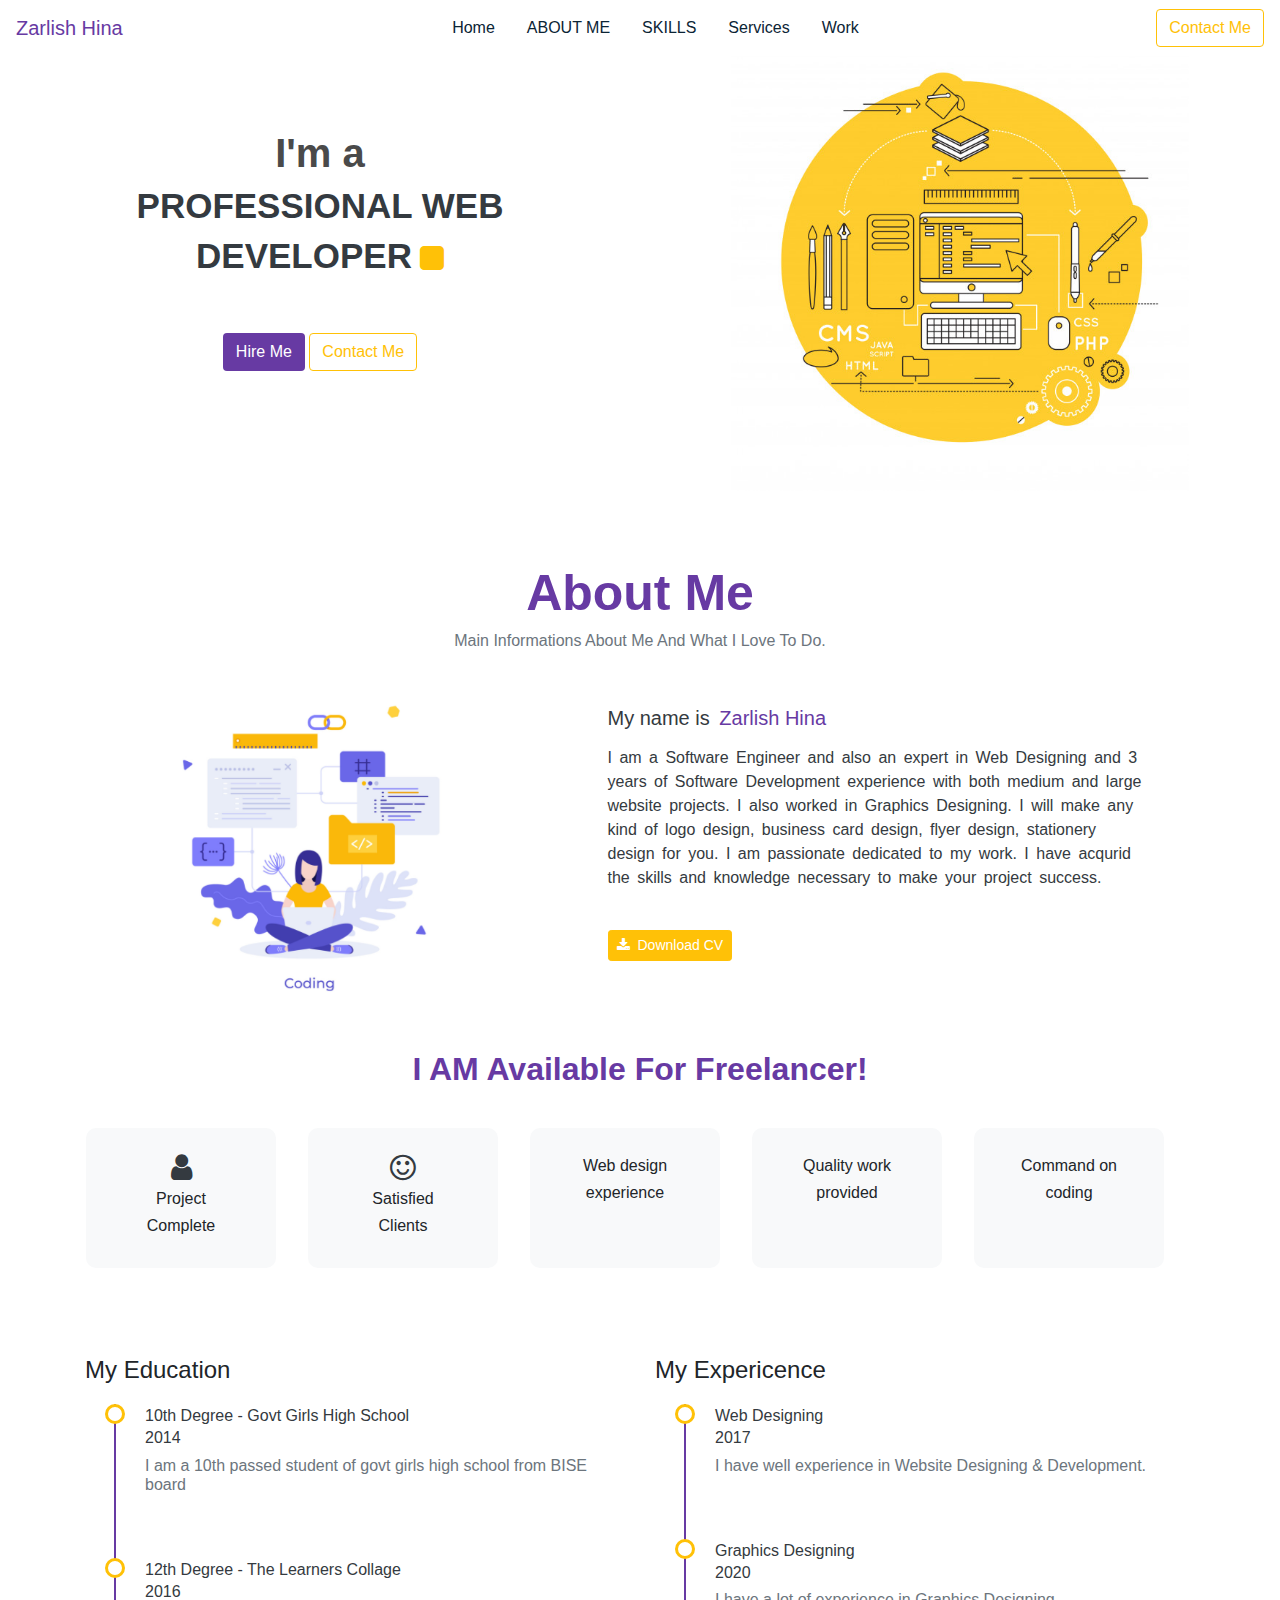
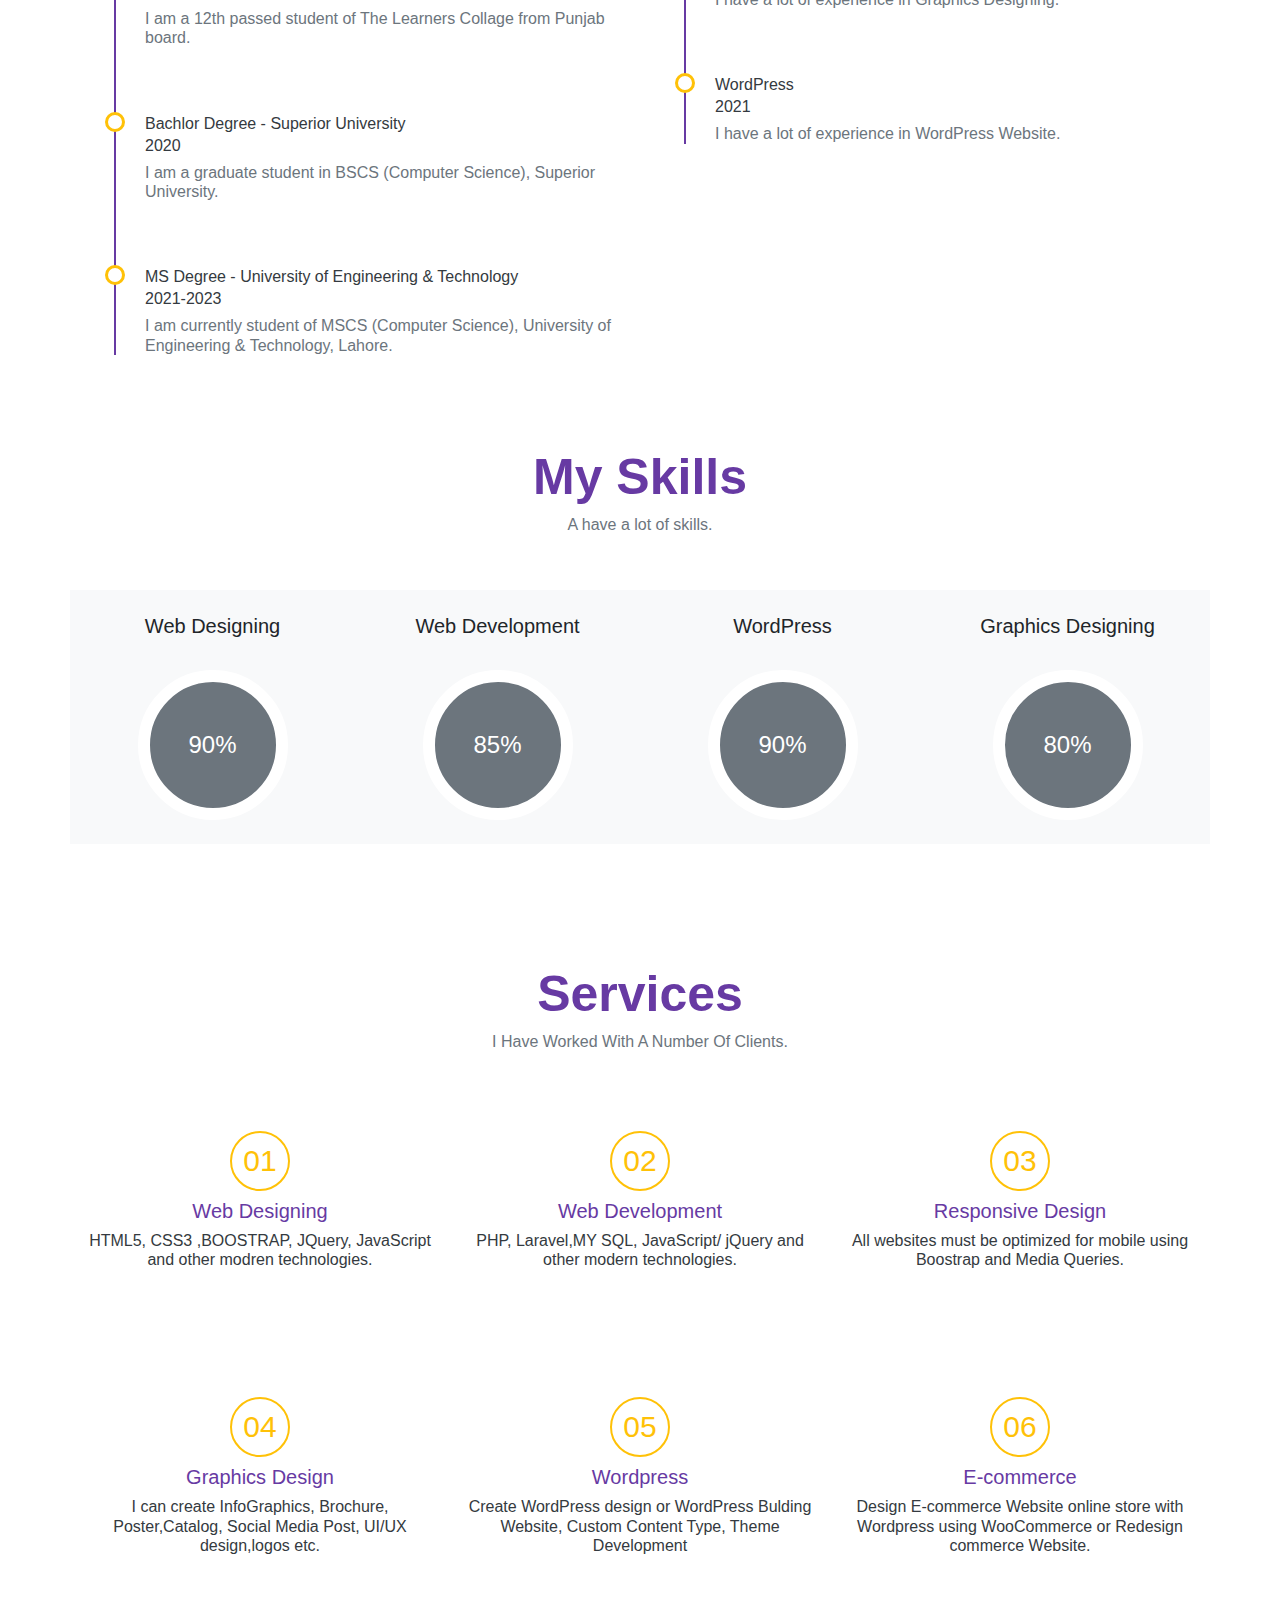
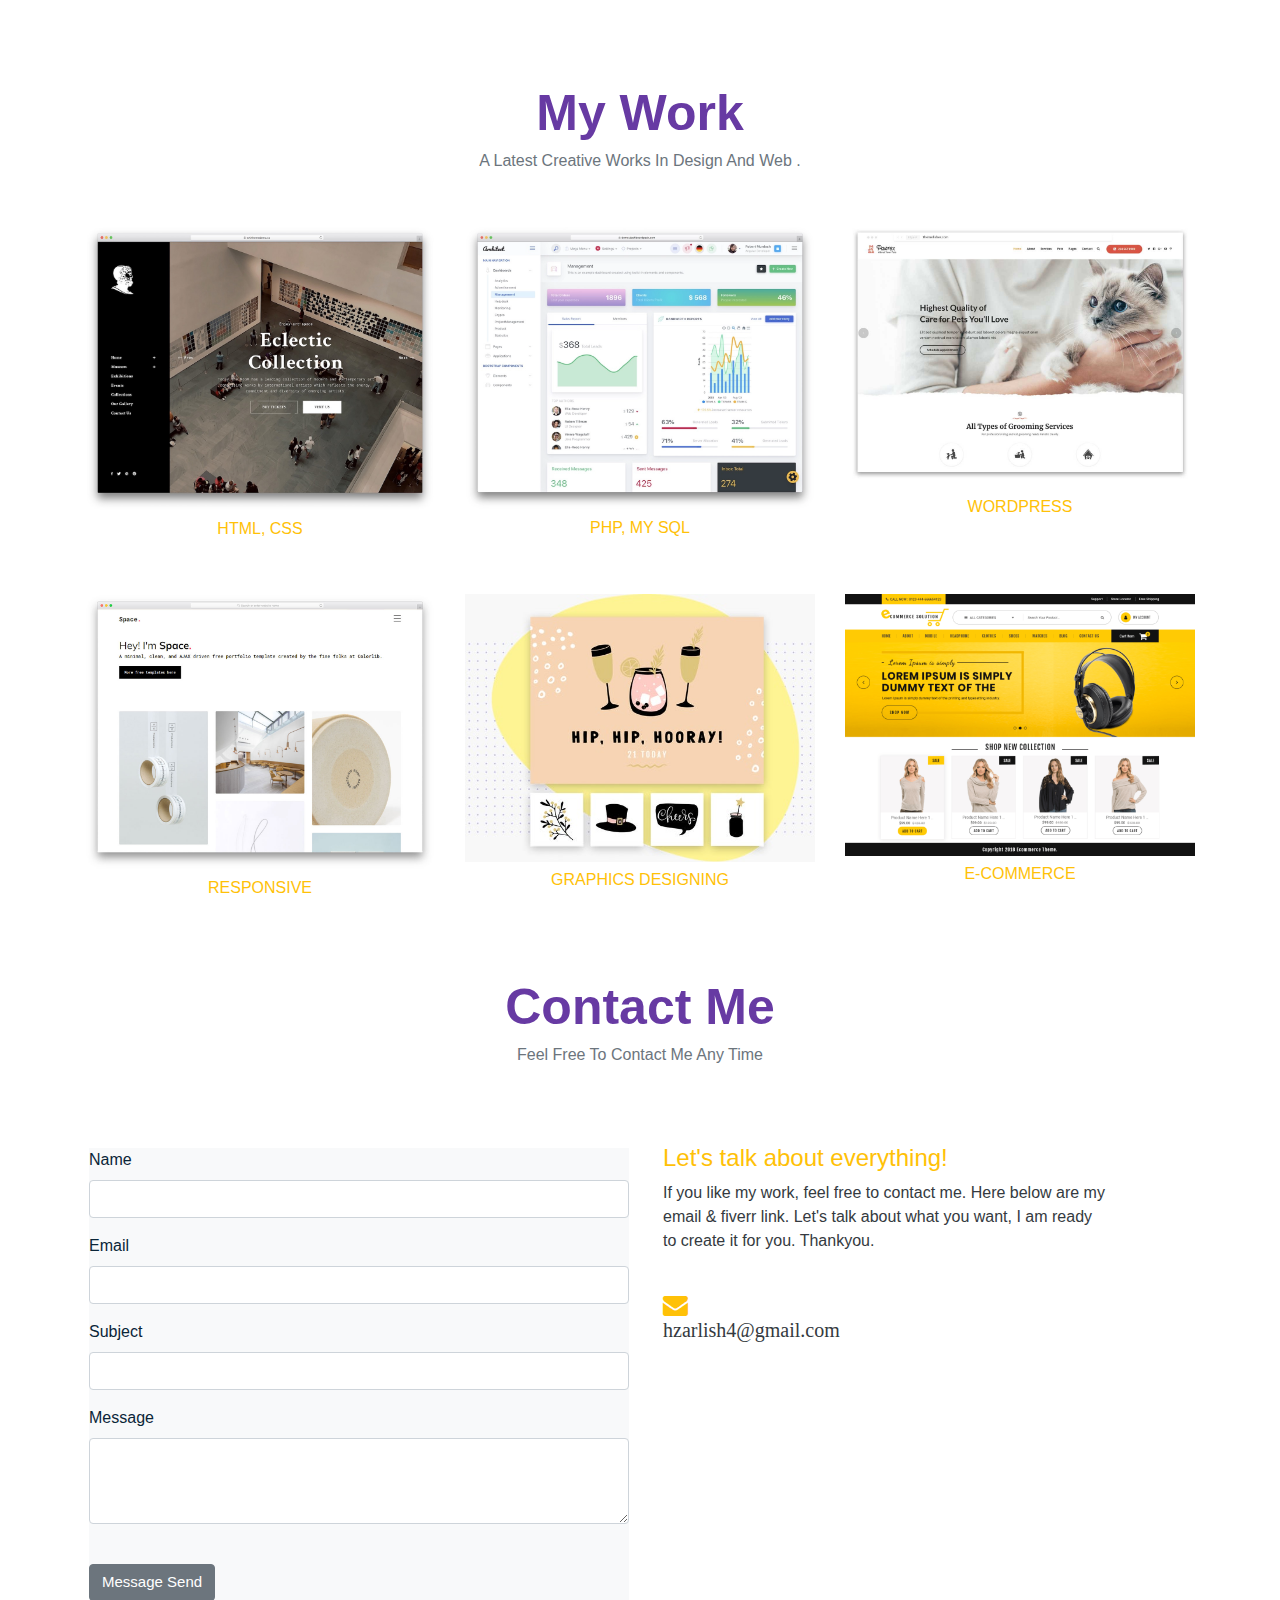
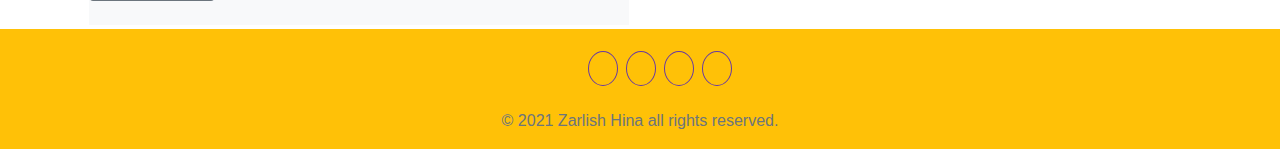
<file: index.html>
<!DOCTYPE html>
<html>
<head>
 
    <link rel="stylesheet" href="https://maxcdn.bootstrapcdn.com/bootstrap/4.0.0/css/bootstrap.min.css" integrity="sha384-Gn5384xqQ1aoWXA+058RXPxPg6fy4IWvTNh0E263XmFcJlSAwiGgFAW/dAiS6JXm" crossorigin="anonymous">

  <meta name="viewport" content="width=device-width, initial-scale=1, shrink-to-fit=no">

<link rel = "stylesheet" href = "https://maxcdn.bootstrapcdn.com/bootstrap/4.1.1/css/bootstrap.min.css">


  <meta name="viewport" content="width=device-width, initial-scale=1">
<link rel="stylesheet" href="https://cdnjs.cloudflare.com/ajax/libs/font-awesome/4.7.0/css/font-awesome.min.css">


<link rel="stylesheet" href="https://use.fontawesome.com/releases/v5.8.1/css/all.css" integrity="sha384-50oBUHEmvpQ+1lW4y57PTFmhCaXp0ML5d60M1M7uH2+nqUivzIebhndOJK28anvf" crossorigin="anonymous">

    

<style>
    nav{
    background:white ;
  }

  ul.timeline {
    list-style-type: none;
    position: relative;
}
ul.timeline:before {
    content: ' ';
    background: #673AA3;
    display: inline-block;
    position: absolute;
    left: 29px;
    width: 2px;
    height: 100%;
    z-index: 400;
}
ul.timeline > li {
    margin: 20px 0;
    padding-left: 20px;
}
ul.timeline > li:before {
    content: ' ';
    background: white;
    display: inline-block;
    position: absolute;
    border-radius: 50%;
    border: 3px solid #FFC107;
    left: 20px;
    width: 20px;
    height: 20px;
    z-index: 400;
}

.circle {
  width: 60px;
  height: 60px;
  border-radius: 50%;
  border: 2px solid #FFC107;
  line-height:55px;
  text-align:center;
  font-size: 30px;
}

.progress{
    width: 150px;
    height: 150px;
    line-height: 150px;
    background: none;
    margin: 0 auto;
    box-shadow: none;
    position: relative;
}
.progress:after{
    content: "";
    width: 100%;
    height: 100%;
    border-radius: 50%;
    border: 12px solid #fff;
    position: absolute;
    top: 0;
    left: 0;
}
.progress > span{
    width: 50%;
    height: 100%;
    overflow: hidden;
    position: absolute;
    top: 0;
    z-index: 1;
}
.progress .progress-left{
    left: 0;
}
.progress .progress-bar{
    width: 100%;
    height: 100%;
    background: none;
    border-width: 12px;
    border-style: solid;
    position: absolute;
    top: 0;
}
.progress .progress-left .progress-bar{
    left: 100%;
    border-top-right-radius: 80px;
    border-bottom-right-radius: 80px;
    border-left: 0;
    -webkit-transform-origin: center left;
    transform-origin: center left;
}
.progress .progress-right{
    right: 0;
}
.progress .progress-right .progress-bar{
    left: -100%;
    border-top-left-radius: 80px;
    border-bottom-left-radius: 80px;
    border-right: 0;
    -webkit-transform-origin: center right;
    transform-origin: center right;
    animation: loading-1 1.8s linear forwards;
}
.progress .progress-value{
    width: 90%;
    height: 90%;
    border-radius: 50%;
    background: #44484b;
    font-size: 24px;
    color: #fff;
    line-height: 135px;
    text-align: center;
    position: absolute;
    top: 5%;
    left: 5%;
}
.progress.blue .progress-bar{
    border-color: #049dff;
}
.progress.blue .progress-left .progress-bar{
    animation: loading-2 1.5s linear forwards 1.8s;
}
.progress.yellow .progress-bar{
    border-color: #fdba04;
}
.progress.yellow .progress-left .progress-bar{
    animation: loading-3 1s linear forwards 1.8s;
}
.progress.pink .progress-bar{
    border-color: #ed687c;
}
.progress.pink .progress-left .progress-bar{
    animation: loading-4 0.4s linear forwards 1.8s;
}
.progress.green .progress-bar{
    border-color: #1abc9c;
}
.progress.green .progress-left .progress-bar{
    animation: loading-5 1.2s linear forwards 1.8s;
}
@keyframes loading-1{
    0%{
        -webkit-transform: rotate(0deg);
        transform: rotate(0deg);
    }
    100%{
        -webkit-transform: rotate(180deg);
        transform: rotate(180deg);
    }
}
@keyframes loading-2{
    0%{
        -webkit-transform: rotate(0deg);
        transform: rotate(0deg);
    }
    100%{
        -webkit-transform: rotate(144deg);
        transform: rotate(144deg);
    }
}
@keyframes loading-3{
    0%{
        -webkit-transform: rotate(0deg);
        transform: rotate(0deg);
    }
    100%{
        -webkit-transform: rotate(90deg);
        transform: rotate(90deg);
    }
}
@keyframes loading-4{
    0%{
        -webkit-transform: rotate(0deg);
        transform: rotate(0deg);
    }
    100%{
        -webkit-transform: rotate(36deg);
        transform: rotate(36deg);
    }
}
@keyframes loading-5{
    0%{
        -webkit-transform: rotate(0deg);
        transform: rotate(0deg);
    }
    100%{
        -webkit-transform: rotate(126deg);
        transform: rotate(126deg);
    }
}
@media only screen and (max-width: 990px){
    .progress{ margin-bottom: 20px; }
}


/*this is footer.css*/
/*footer
.col_white_amrc { color:#FFF;}
footer { width:100%; background-color:#263238; min-height:250px; padding:10px 0px 25px 0px ;}
.pt2 { padding-top:40px ; margin-bottom:20px ;}
footer p { font-size:13px; color:#CCC; padding-bottom:0px; margin-bottom:8px;}
.mb10 { padding-bottom:15px ;}
.footer_ul_amrc { margin:0px ; list-style-type:none ; font-size:14px; padding:0px 0px 10px 0px ; }
.footer_ul_amrc li {padding:0px 0px 5px 0px;}
.footer_ul_amrc li a{ color:#CCC;}
.footer_ul_amrc li a:hover{ color:#fff; text-decoration:none;}
.fleft { float:left;}
.padding-right { padding-right:10px; }

.footer_ul2_amrc {margin:0px; list-style-type:none; padding:0px;}
.footer_ul2_amrc li p { display:table; }
.footer_ul2_amrc li a:hover { text-decoration:none;}
.footer_ul2_amrc li i { margin-top:5px;}

.bottom_border { border-bottom:1px solid  #673AA3; padding-bottom:20px;}
.foote_bottom_ul_amrc {
  list-style-type:none;
  padding:0px;
  display:table;
  margin-top: 10px;
  margin-right: auto;
  margin-bottom: 10px;
  margin-left: auto;
}
*/
.foote_bottom_ul_amrc li { display:inline;}
.foote_bottom_ul_amrc li a { color:black; margin:0 12px;}

.social_footer_ul { display:table; list-style-type:none;  }
.social_footer_ul li {float:left; }
.social_footer_ul li a { color:#CCC; border:1px solid  #673AA3; padding:8px;border-radius:50%;}
.social_footer_ul li i {  width:20px; height:20px; text-align:center;}


</style>

</head>
<body data-spy="scroll" data-target=".navbar" data-offset="50">
<nav class="navbar fixed-top navbar-expand-lg navbar-light">
  <a class="navbar-brand " href="#" style="color: #673AA3">Zarlish Hina</a>
  <button class="navbar-toggler" type="button" data-toggle="collapse" data-target="#navbarTogglerDemo02" aria-controls="navbarTogglerDemo02" aria-expanded="false" aria-label="Toggle navigation">
    <span class="navbar-toggler-icon"></span>
  </button>

  <div class="collapse navbar-collapse" id="navbarTogglerDemo02">
    <ul class="navbar-nav m-auto mt-5 mt-lg-0">
      <li class="nav-item active ml-3">
        <a class="nav-link" href="#" style="color: #0B2435">Home <span class="sr-only">(current)</span></a>
      </li>
      <li class="nav-item ml-3">
        <a class="nav-link"  style="color: #0B2435" href="#section1">ABOUT ME</a>
      </li>
      <li class="nav-item ml-3">
        <a class="nav-link"  style="color: #0B2435" href="#section2">SKILLS</a>
      </li>
      <li class="nav-item ml-3"> 
        <a class="nav-link"  style="color: #0B2435" href="#section3">Services</a>
      </li><li class="nav-item ml-3">
        <a class="nav-link"  style="color: #0B2435" href="#section4">Work</a>
      </li>
    </ul>
    <form class="form-inline my-2 my-lg-0">
      <a href="#section5" class="btn btn-outline-warning " role="button" aria-pressed="true">Contact Me</a>
    </form>
  </div>
</nav>
<hr>
<div class="container-fluid bg-white">
 
    <div class="row">
        <div class="box col-xl-6 col-lg-6 col-md-6 col-sm-6">
          <br><br><br><br>
       <h3 style="color: #4A4A4A;font-weight: bolder;font-size: 40px;" class="text-center">I'm a</h3>
        <h1 style="font-weight: bolder;color: #343A40;font-size: 35px;" class="text-center">PROFESSIONAL WEB</h1>
        <h1 style="font-weight: bolder;color: #343A40;font-size: 35px" class="text-center">DEVELOPER<i class="fa fa-square ml-2 text-warning" style="font-size:28px;"></i></h1>
        <center>
       <button type="button" class="btn btn mt-5" style="background-color:#673AA3;color: white">Hire Me</button>
    
       <button type="button" class="btn btn-outline-warning mt-5">Contact Me</button>
     
     </center>
</div>
<div class="box col-xl-6 col-lg-6 col-md-6 col-sm-6">
  <center>
 <img src="s-1.jpg" class="w-75 h-50">
</center>
</div>
        <br><br>
      
<br><br><br><br><br>
        </div>
       
    </div></div>

    <div id="section1" class="container">


  <div class="row">
    <div class="col-xl-6 mx-auto text-center mt-5">
      <br>
      <h1 style="font-weight: bolder; font-size: 50px;color: #673AA3">About Me</h1>
      <h6 class="text-secondary" style="font-family: sans-serif;">Main Informations About Me And What I Love To Do.</h6>
</div>
</div>
<div class="row shadow">
  <div class="col-lg-4 col-sm-6 m-auto mt-5">
      
    <img src="aa.png" class="w-100 h-100">
    
  </div>
  
       
          <div class="col-lg-6 col-sm-6 m-auto bg-white mt-5">
<h5 class="text-dark mt-2">My name is <mark style="background-color: transparent;color: #673AA3">Zarlish Hina</mark></h5>
                  <p class="mt-3 text-dark" style="word-spacing: 3px;">I am a Software Engineer and also an expert in Web Designing and 3 years of Software Development experience with both medium and large website projects. I also worked in Graphics Designing. I will make any kind of logo design, business card design, flyer design, stationery design for you. I am passionate dedicated to my work. I have acqurid the skills and knowledge necessary to make your project success.</p>
                  <br>
                  <button type="button" class="btn btn-warning btn-sm text-white"><i class="fa fa-download mr-2" aria-hidden="true" style="color: white"></i>Download CV</button>
                  <i class="bi bi-download"></i>
                  <br>
                </div></div>
                <br>
 <center>
  <h2 style="font-weight: bolder;color: #673AA3" class="mt-4">I AM Available For Freelancer!</h2>
</center>
<div class="row mt-4">
  <div class="col-lg-2 col-md-6 col-sm-6 bg-light m-3 shadow" style="background-color: #F8F9FA;border-radius: 10px;">
    <br>
    <center>
   <i class="fa fa-user text-dark" aria-hidden="true" style="font-size: 30px;"></i>
    <h6 class="mt-1">Project</h6>
    <h6>Complete</h6>
  </center>
  <br>
  </div>
 
   <div class="col-lg-2 col-md-6 col-sm-6 bg-light m-3 shadow" style="background-color: #F8F9FA;border-radius: 10px;">
    <br>
    <center>

      <i class="fa fa-smile-o text-dark" aria-hidden="true" style="font-size: 30px;"></i>
    <h6 class="mt-1"> Satisfied</h6>
    <h6>Clients</h6>
  </center>
  <br>
  </div>

  <div class="col-lg-2 col-md-6 col-sm-6 bg-light m-3 shadow" style="background-color: #F8F9FA;border-radius: 10px;">
    <br>
    <center>
      <i class="fas fa-atom text-dark" aria-hidden="true" style="font-size: 30px;"></i>
   
    <h6 class="mt-1"> Web design</h6>
    <h6>experience</h6>
  </center>
  <br>
  </div>

  <div class="col-lg-2 col-md-6 col-sm-6 bg-light m-3 shadow" style="background-color: #F8F9FA;border-radius: 10px;">
    <br>
    <center>
    <i class='fas fa-award text-dark' style='font-size:30px;color:red'></i>
    <h6 class="mt-1"> Quality work</h6>
    <h6>provided</h6>
  </center>
  <br>
  </div>

  <div class="col-lg-2 col-md-6 col-sm-6 bg-light m-3 shadow" style="background-color: #F8F9FA;border-radius: 10px;">
    <br>
    <center>
    <i class='fas fa-laptop-code text-dark' style='font-size:30px;color:red'></i>
    <h6 class="mt-1"> Command on</h6>
    <h6>coding</h6>
  </center>
  <br>
  </div>

  </div>
              </div>
<!--education-->
<div class="container">
<div class="row">
    <div class="col-lg-6 col-md-6 col-sm-6 mt-5 shadow">
      <br>
      <h4>My Education</h4>
      <ul class="timeline">
        <li>
          <a target="_blank" href="https://www.totoprayogo.com/#" class="text-dark">10th Degree - Govt Girls High School</a>
         <h6 class="text-dark">2014</h6>
          <h6 class="text-secondary">I am a 10th passed student of govt girls high school from BISE board</h6>
        </li>
        <br>
        <li>
          <a href="#" class="text-dark">12th Degree - The Learners Collage</a>
            <h6 class="text-dark">2016</h6>
          <h6 class="text-secondary">I am a 12th passed student of The Learners Collage from Punjab board.</h6>
        </li>
        <br>
        <li>
          <a href="#" class="text-dark">Bachlor Degree - Superior University</a>
            <h6 class="text-dark">2020</h6>
          <h6 class="text-secondary">I am a graduate student in BSCS (Computer Science), Superior University.</h6>
        </li>
        <br>
        <li>
          <a href="#" class="text-dark">MS Degree - University of Engineering & Technology</a>
            <h6 class="text-dark">2021-2023</h6>
          <h6 class="text-secondary">I am currently student of MSCS (Computer Science), University of Engineering & Technology, Lahore.</h6>
        </li>
      </ul>
    </div>

     <div class="col-lg-6 col-md-6 col-sm-6 mt-5 shadow">
      <br>
      <h4>My Expericence</h4>
      <ul class="timeline">
        <li>
          <a target="_blank" href="https://www.totoprayogo.com/#" class="text-dark">Web Designing</a>
           <h6 class="text-dark">2017</h6>
          <h6 class="text-secondary">I have well experience in Website Designing & Development.</h6>
        </li>
        <br>
        <li>
          <a href="#" class="text-dark">Graphics Designing</a>
               <h6 class="text-dark">2020</h6>   
          <h6 class="text-secondary">I have a lot of experience in Graphics Designing.</h6>
        </li>
        <br>
        <li>
          <a href="#" class="text-dark">WordPress</a>
            <h6 class="text-dark">2021</h6>
          <h6 class="text-secondary">I have a lot of experience in WordPress Website.</h6>
        </li>
      </ul>
    </div>
  </div>
</div>
  </div>

</div>
  <!--skills-->          
<div id="section2" class="container">

 <div class="row">
    <div class="col-xl-6 mx-auto text-center mt-5">
      <br>
      <h1 style="font-weight: bolder; font-size: 50px;color: #673AA3">My Skills</h1>
      <h6 class="text-secondary" style="font-family: sans-serif;">A have a lot of skills.</h6>
</div>
 </div>
 <div class="row">
<div class="col-lg-3 col-md-6 col-sm-6 mt-5 shadow" style="background-color: #F8F9FA">
    <br>
    <h5 class="text-center">Web Designing</h5>
    <br>
            <div class="progress yellow">
                <span class="progress-left">
                    <span class="progress-bar"></span>
                </span>
                <span class="progress-right">
                    <span class="progress-bar"></span>
                </span>
                <div class="progress-value bg-secondary">90%</div>
            </div>
            <br> 
</div>

<div class="col-lg-3 col-md-6 col-sm-6 mt-5 shadow" style="background-color: #F8F9FA">
    <br>
    <h5 class="text-center">Web Development</h5>
    <br>
            <div class="progress blue">
                <span class="progress-left">
                    <span class="progress-bar"></span>
                </span>
                <span class="progress-right">
                    <span class="progress-bar"></span>
                </span>
                <div class="progress-value bg-secondary">85%</div>
            </div>
            <br> 
</div>

<div class="col-lg-3 col-md-6 col-sm-6 mt-5 shadow" style="background-color: #F8F9FA">
    <br>
    <h5 class="text-center">WordPress</h5>
    <br>
            <div class="progress yellow">
                <span class="progress-left">
                    <span class="progress-bar"></span>
                </span>
                <span class="progress-right">
                    <span class="progress-bar"></span>
                </span>
                <div class="progress-value bg-secondary">90%</div>
            </div>
            <br> 
</div>

<div class="col-lg-3 col-md-6 col-sm-6 mt-5 shadow" style="background-color: #F8F9FA">
    <br>
    <h5 class="text-center">Graphics Designing</h5>
    <br>
            <div class="progress green">
                <span class="progress-left">
                    <span class="progress-bar"></span>
                </span>
                <span class="progress-right">
                    <span class="progress-bar"></span>
                </span>
                <div class="progress-value bg-secondary">80%</div>
            </div>
            <br> 
</div>

                    
 </div>
</div>
<!--services-->

<div id="section3" class="container mt-5">

 <div class="row">
    <div class="col-xl-6 mx-auto text-center mt-5">
      <br>
      <h1 style="font-weight: bolder; font-size: 50px;color: #673AA3">Services</h1>
      <h6 class="text-secondary" style="font-family: sans-serif;">I Have Worked With A Number Of Clients.</h6>
</div>
</div>
<div class="row">
<div class="col-lg-4 col-md-6 col-sm-6 mt-5 bg-white shadow">
  <br>
  <center>
 <div class="circle text-warning">01</div>
 <h5 class="mt-2" style="color: #673AA3">Web Designing</h5>
 <h6 class="text-dark">HTML5, CSS3 ,BOOSTRAP, JQuery, JavaScript and other modren technologies.</h6>
</center>
<br><br>
  </div>
  <div class="col-lg-4 col-md-6 col-sm-6 mt-5 bg-white shadow">
  <br>
  <center>
 <div class="circle text-warning">02</div>
 <h5 class="mt-2" style="color: #673AA3">Web Development</h5>
 <h6 class="text-dark">PHP, Laravel,MY SQL, JavaScript/ jQuery and other modern technologies.</h6>
</center>
<br><br>
  </div>
  <div class="col-lg-4 col-md-6 col-sm-6 mt-5 bg-white shadow">
  <br>
  <center>
 <div class="circle text-warning">03</div>
 <h5 class="mt-2" style="color: #673AA3">Responsive Design</h5>
 <h6 class="text-dark">All websites must be optimized for mobile using Boostrap and Media Queries.</h6>
</center>
<br><br>
  </div>
<!--2-->
 <div class="col-lg-4 col-md-6 col-sm-6 mt-5 bg-white shadow">
  <br>
  <center>
 <div class="circle text-warning">04</div>
 <h5 class="mt-2" style="color: #673AA3">Graphics Design</h5>
 <h6 class="text-dark">I can create InfoGraphics, Brochure, Poster,Catalog, Social Media Post, UI/UX design,logos etc.</h6>
</center>
<br><br>
  </div>
   <div class="col-lg-4 col-md-6 col-sm-6 mt-5 bg-white shadow">
  <br>
  <center>
 <div class="circle text-warning">05</div>
 <h5 class="mt-2" style="color: #673AA3">Wordpress</h5>
 <h6 class="text-dark">Create WordPress design or WordPress Bulding Website, Custom Content Type, Theme Development</h6>
</center>
<br><br>
  </div>
   <div class="col-lg-4 col-md-6 col-sm-6 mt-5 bg-white shadow">
  <br>
  <center>
 <div class="circle text-warning">06</div>
 <h5 class="mt-2" style="color: #673AA3">E-commerce</h5>
 <h6 class="text-dark">Design E-commerce Website online store with Wordpress using WooCommerce or Redesign commerce Website.</h6>
</center>
<br><br>
  </div>


  </div>
</div>
<!--my work-->
<div id="section4" class="container">

 <div class="row">
    <div class="col-xl-6 mx-auto text-center mt-5">
      <br>
      <h1 style="font-weight: bolder; font-size: 50px;color: #673AA3">My Work</h1>
      <h6 class="text-secondary" style="font-family: sans-serif;">A Latest Creative Works In Design And Web .</h6>
</div>
</div>
       <div class="row">
           <div class="box col-lg-4 col-sm-6 mt-5">
                <img src="p13.jpg" class="w-100 shadow">
                   <h6 class="text-center text-warning mt-2"> HTML, CSS</h6>
            </div>
 
<!--2-->
  <div class="box col-lg-4 col-sm-6 mt-5">
                <img src="p15.webp" class="w-100 shadow">
                   <h6 class="text-center text-warning mt-2"> PHP, MY SQL</h6>
            </div>

                          <!--3-->
                            <div class="box col-lg-4 col-sm-6 mt-5">
                <img src="p14.jpg" class="w-100 shadow">
                   <h6 class="text-center text-warning mt-2"> WORDPRESS</h6>
            </div>

                          <!--4-->

                            <div class="box col-lg-4 col-sm-6 mt-5">
                <img src="p18.jpg" class="w-100 shadow">
                   <h6 class="text-center text-warning mt-2">RESPONSIVE</h6>
            </div>
                             
<!--2-->
  <div class="box col-lg-4 col-sm-6 mt-5">
                <img src="p20.jpg" class="w-100 shadow">
                   <h6 class="text-center text-warning mt-2"> GRAPHICS DESIGNING</h6>
            </div>
                          <!--2-->
                            <div class="box col-lg-4 col-sm-6 mt-5">
                <img src="p5.png" class="w-100 shadow">
                   <h6 class="text-center text-warning mt-2"> E-COMMERCE</h6>
            </div>
  </div></div>
</div>
<!--contact-->

<div id="section5" class="container">

 <div class="row">
    <div class="col-xl-6 mx-auto text-center mt-5">
      <br>
      <h1 style="font-weight: bolder; font-size: 50px;color: #673AA3">Contact Me</h1>
      <h6 class="text-secondary" style="font-family: sans-serif;">Feel Free To Contact Me Any Time</h6>
</div>
</div>
  <div class="row mt-5 shadow">

   <div class="col-lg-6 col-md-6 col-sm-6 m-1" style="background-color: white">
                   <br>
        <form style="background-color: #F8F9FA">
  <div class="form-group">
    <label for="formGroupExampleInput" style="color: #0A2538">Name</label>
    <input type="text" class="form-control" id="formGroupExampleInput" placeholder="">
  </div>
  <div class="form-group">
    <label for="formGroupExampleInput2" style="color: #0A2538">Email</label>
    <input type="text" class="form-control" id="formGroupExampleInput2" placeholder="">
  </div>
    <div class="form-group">
    <label for="formGroupExampleInput2" style="color: #0A2538">Subject</label>
    <input type="text" class="form-control" id="formGroupExampleInput2" placeholder="">
  </div>
  <div class="form-group">
     <label for="exampleFormControlTextarea1" style="color: #0A2538">Message</label>
    <textarea class="form-control" id="exampleFormControlTextarea1" rows="3"></textarea>
  </div>
  <br>
 <button style="font-size:15px" class="btn btn-secondary mr-5" style="color: #6539A0">Message Send</i></button>
 <br><br>

</form>
                          </div>
<div class="box col-lg-5 col-sm-5">
  <br>
  <h4 style="color:#FFC107 ">Let's talk about everything!</h4>
  <p class="text-dark" style="word-break: 3px">  If you like my work, feel free to contact me. Here below are my email & fiverr link. Let's talk about what you want,
I am ready to create it for you. Thankyou.
  </p><br>

  <i class="fa fa-envelope" style="font-size:25px;color:#FFC107"><h5 class="text-dark"> hzarlish4@gmail.com</h5></i>
  
</div>

</div>     
</div>
<div class="container-fluid bg-warning">
  <div class="row">
    <div class="col-lg-6 col-md-6 col-sm-6 m-auto">

  <br>
<ul class="social_footer_ul m-auto">
<li class="m-1"><a href=""><i class="fab fa-facebook-f" style="color: #673AA3"></i></a></li>
<li class="m-1"><a href=""><i class="fab fa-twitter"  style="color: #673AA3"></i></a></li>
<li class="m-1"><a href=""><i class="fab fa-linkedin"  style="color: #673AA3"></i></a></li>
<li class="m-1"><a href=""><i class="fab fa-instagram"  style="color: #673AA3"></i></a></li>
</ul>
<br>
<p class="text-center text-secondary"> © 2021 Zarlish Hina all rights reserved.</p>

</div></div></div>


 <script src="https://code.jquery.com/jquery-3.2.1.slim.min.js" integrity="sha384-KJ3o2DKtIkvYIK3UENzmM7KCkRr/rE9/Qpg6aAZGJwFDMVNA/GpGFF93hXpG5KkN" crossorigin="anonymous"></script>
<script src="https://cdnjs.cloudflare.com/ajax/libs/popper.js/1.12.9/umd/popper.min.js" integrity="sha384-ApNbgh9B+Y1QKtv3Rn7W3mgPxhU9K/ScQsAP7hUibX39j7fakFPskvXusvfa0b4Q" crossorigin="anonymous"></script>
<script src="https://maxcdn.bootstrapcdn.com/bootstrap/4.0.0/js/bootstrap.min.js" integrity="sha384-JZR6Spejh4U02d8jOt6vLEHfe/JQGiRRSQQxSfFWpi1MquVdAyjUar5+76PVCmYl" crossorigin="anonymous"></script>
</body>
</html>
</file>
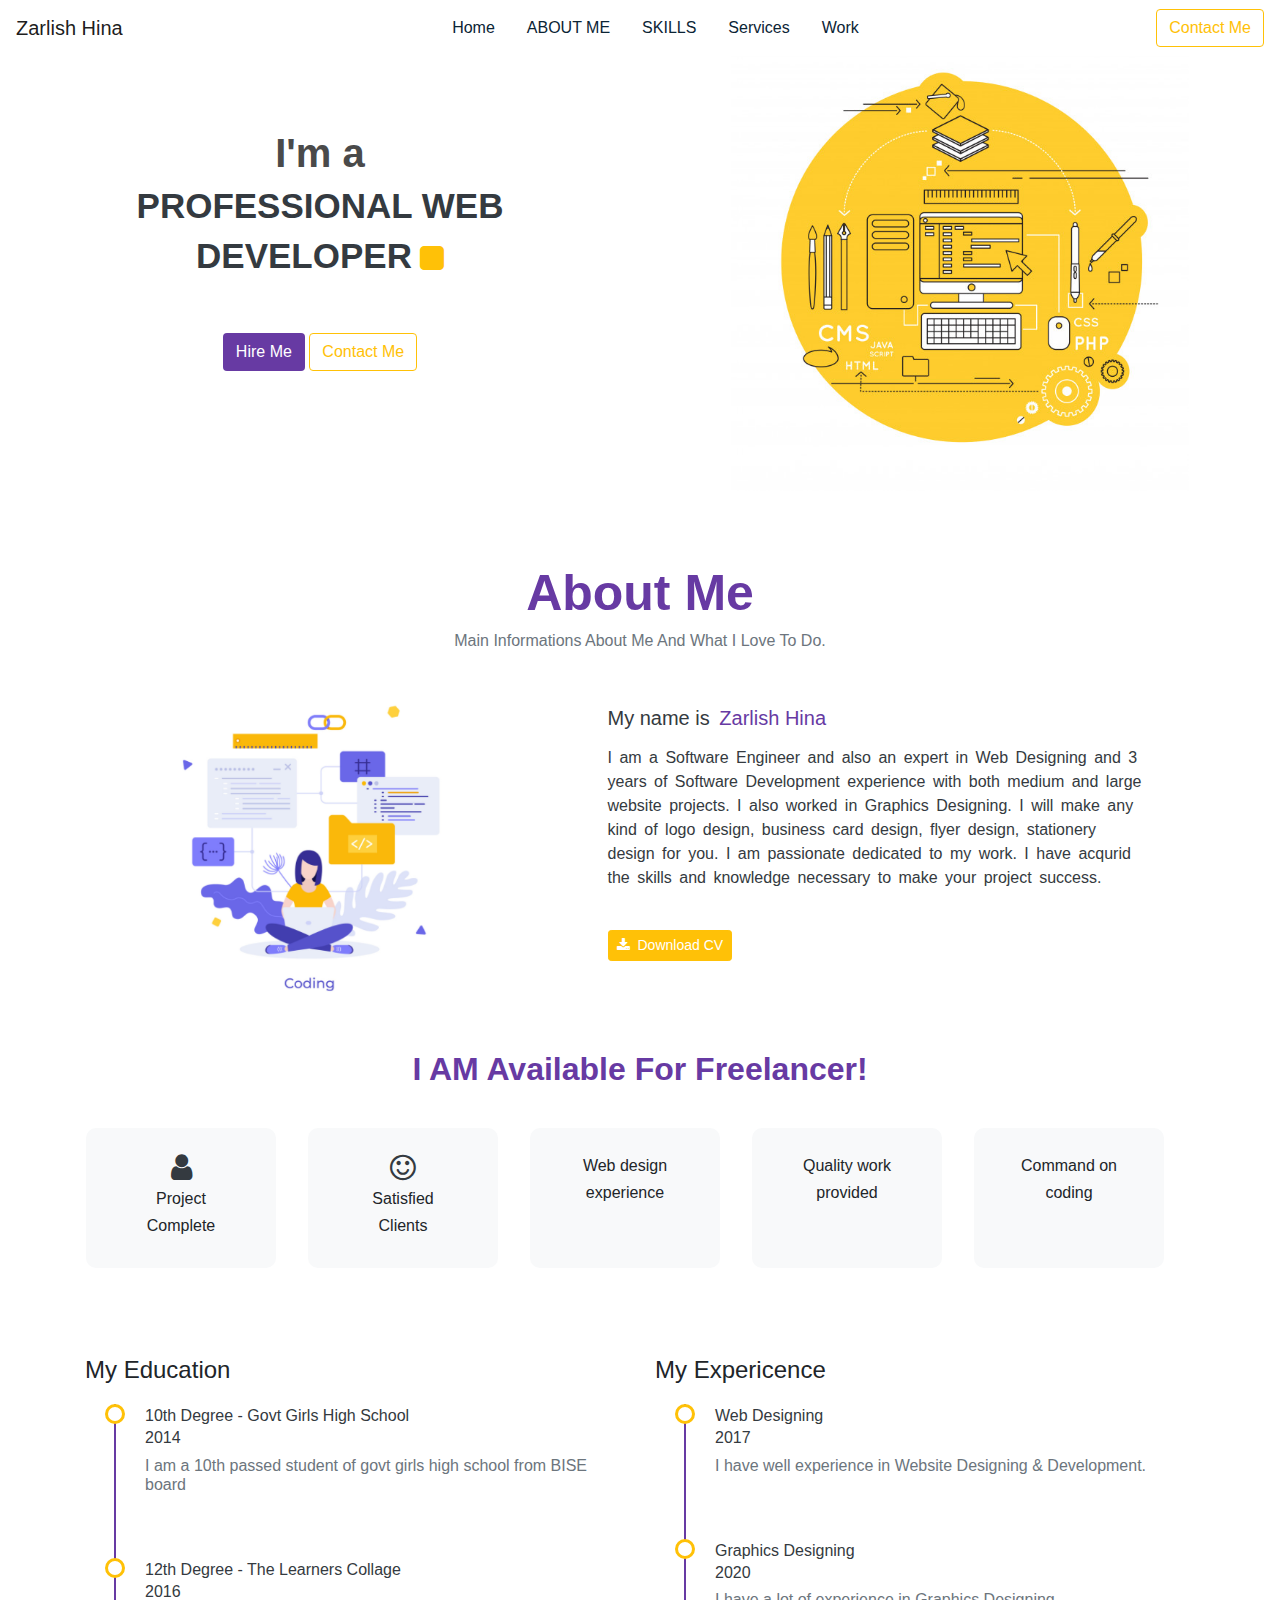
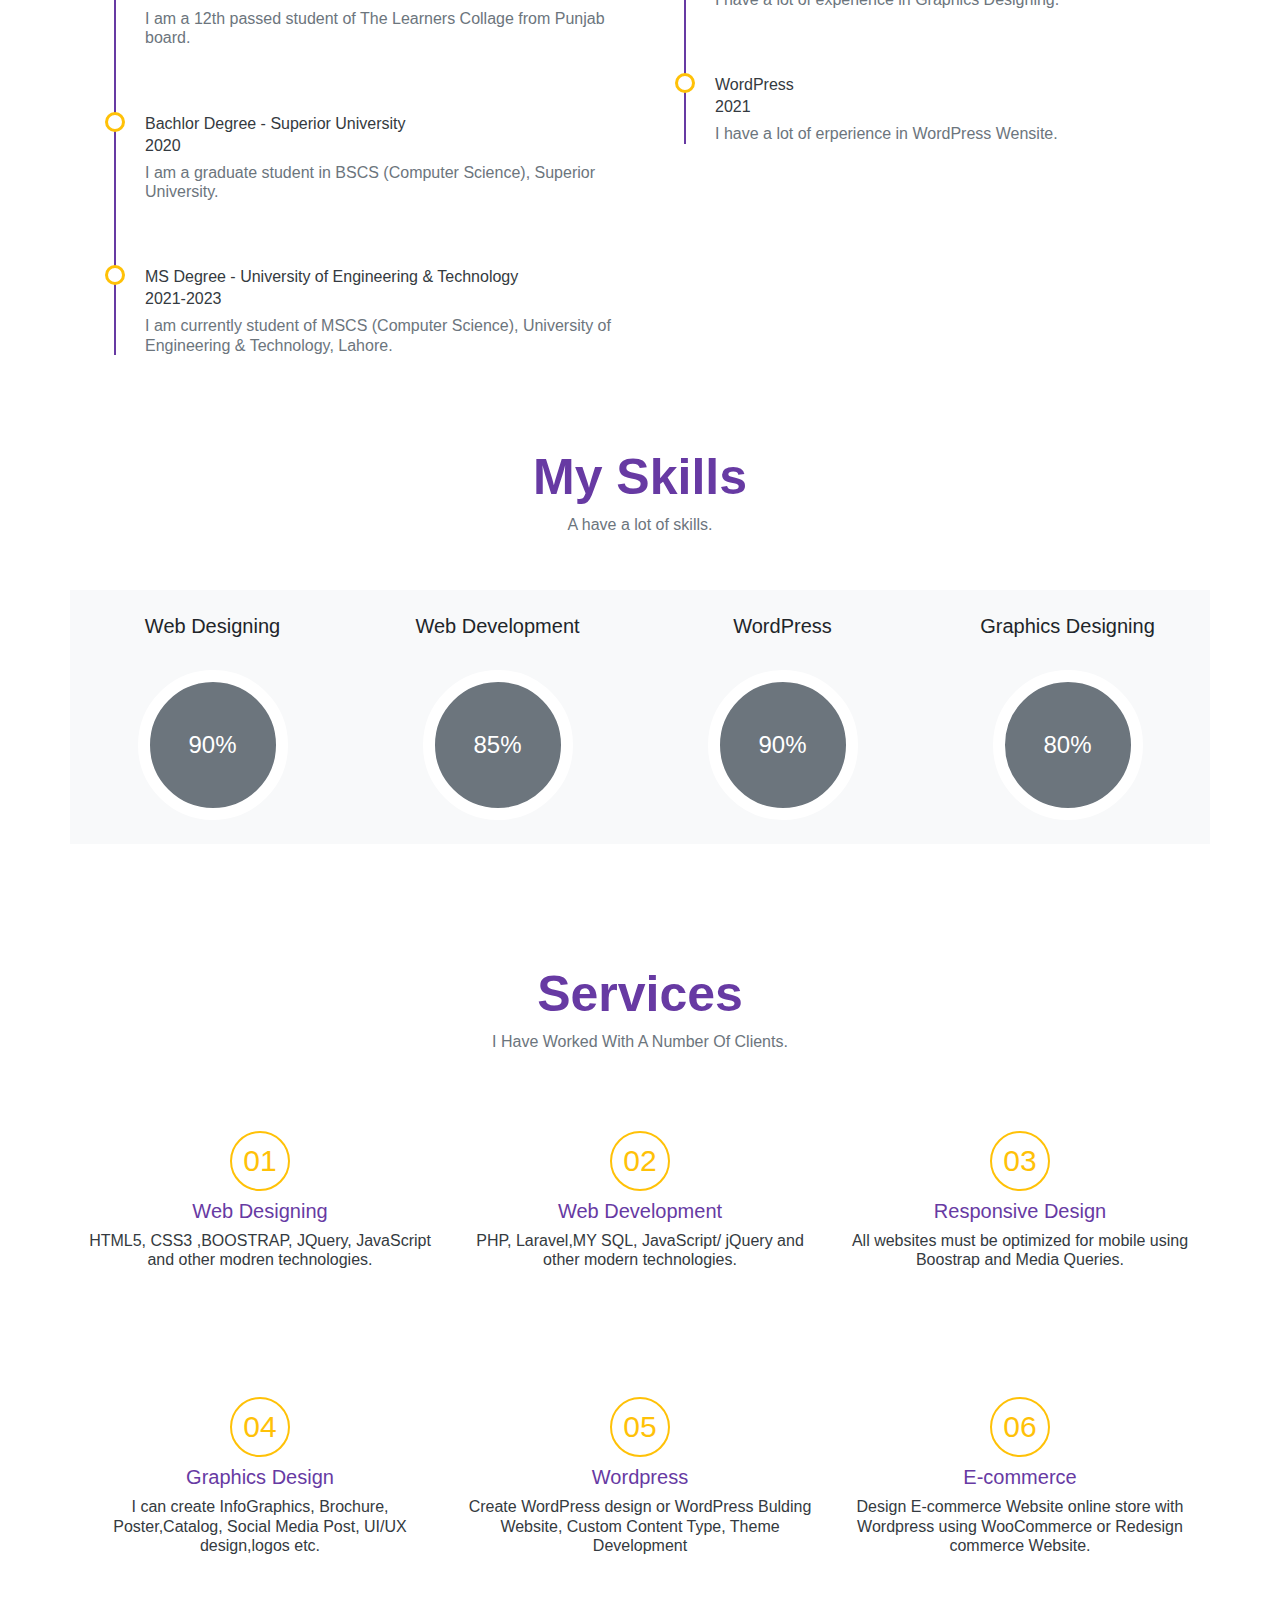
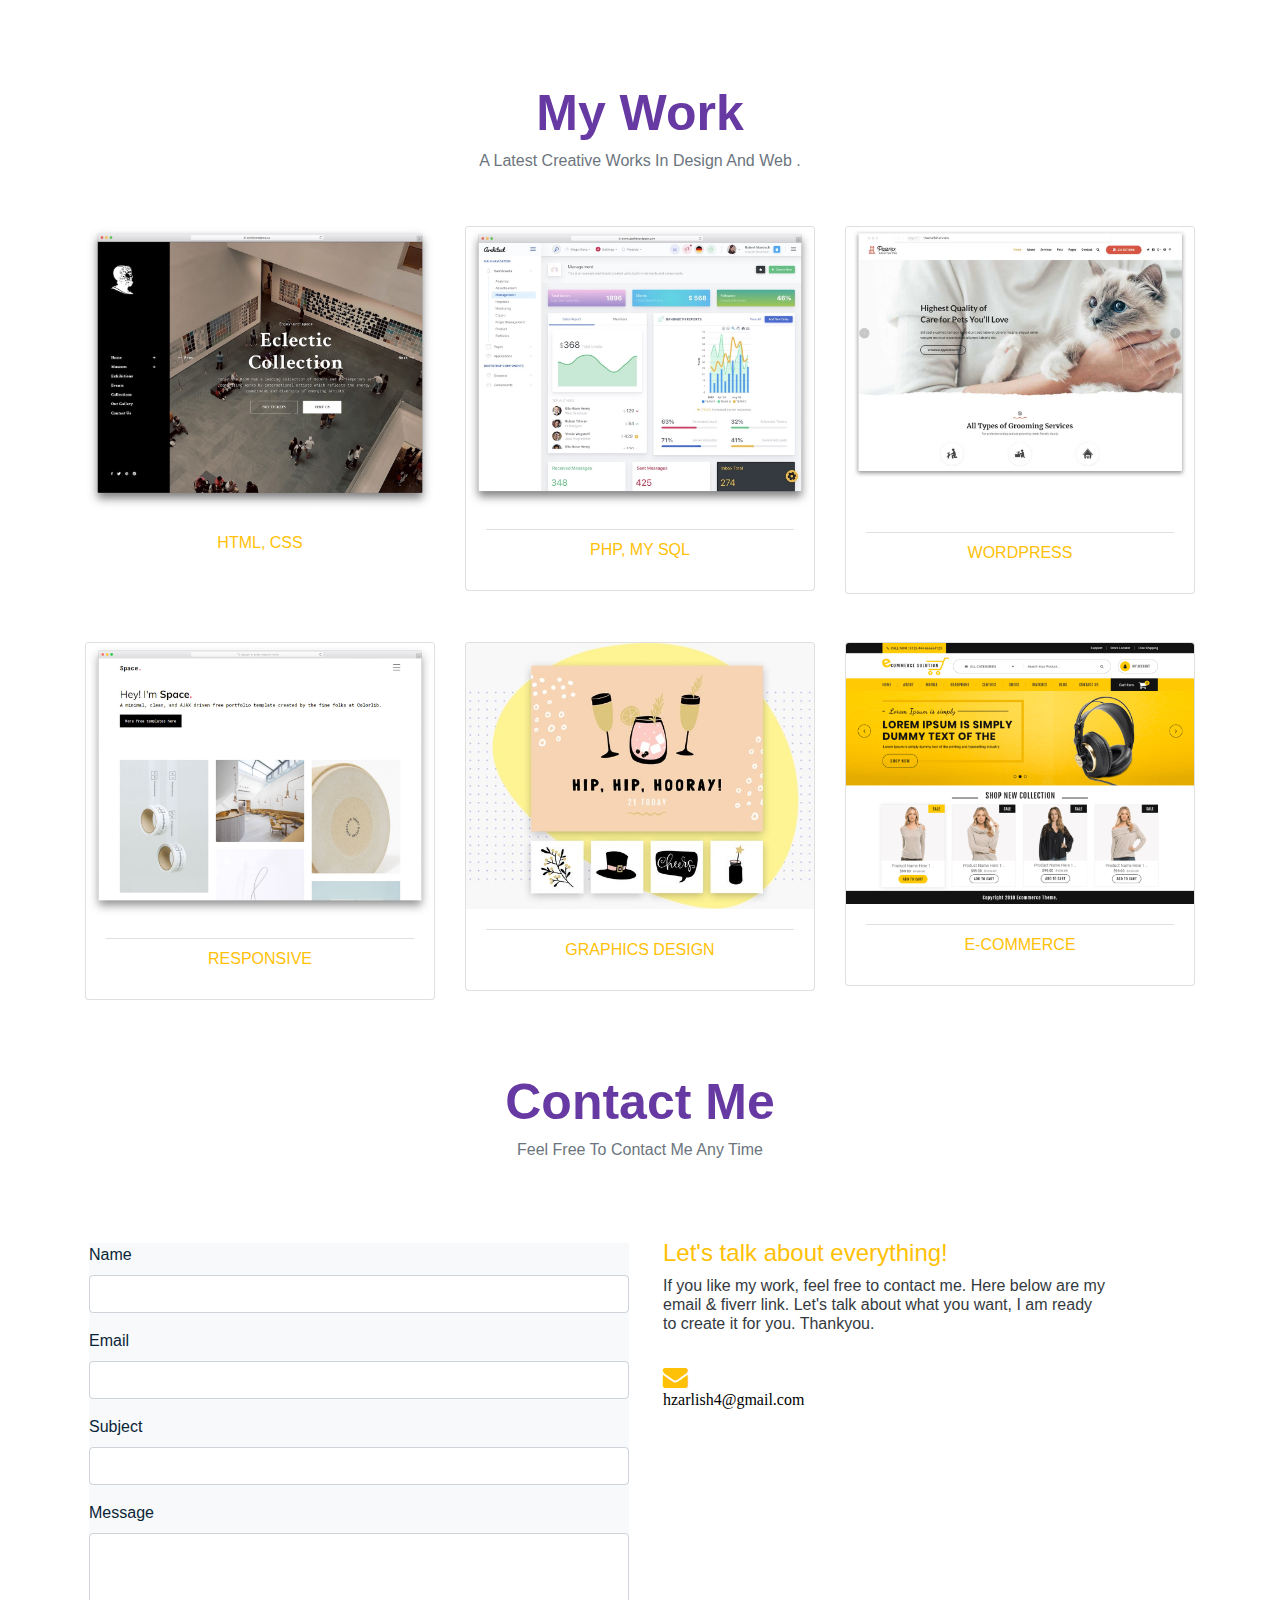
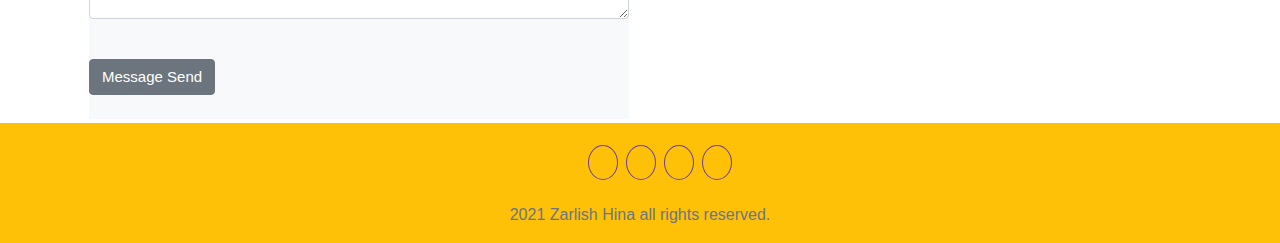
<file: ZarlishResponsive.html>
<!DOCTYPE html>
<html>
<head>
 
    <link rel="stylesheet" href="https://maxcdn.bootstrapcdn.com/bootstrap/4.0.0/css/bootstrap.min.css" integrity="sha384-Gn5384xqQ1aoWXA+058RXPxPg6fy4IWvTNh0E263XmFcJlSAwiGgFAW/dAiS6JXm" crossorigin="anonymous">

  <meta name="viewport" content="width=device-width, initial-scale=1, shrink-to-fit=no">

<link rel = "stylesheet" href = "https://maxcdn.bootstrapcdn.com/bootstrap/4.1.1/css/bootstrap.min.css">


  <meta name="viewport" content="width=device-width, initial-scale=1">
<link rel="stylesheet" href="https://cdnjs.cloudflare.com/ajax/libs/font-awesome/4.7.0/css/font-awesome.min.css">


<link rel="stylesheet" href="https://use.fontawesome.com/releases/v5.8.1/css/all.css" integrity="sha384-50oBUHEmvpQ+1lW4y57PTFmhCaXp0ML5d60M1M7uH2+nqUivzIebhndOJK28anvf" crossorigin="anonymous">

    

<style>
    nav{
    background:white ;
  }

  ul.timeline {
    list-style-type: none;
    position: relative;
}
ul.timeline:before {
    content: ' ';
    background: #673AA3;
    display: inline-block;
    position: absolute;
    left: 29px;
    width: 2px;
    height: 100%;
    z-index: 400;
}
ul.timeline > li {
    margin: 20px 0;
    padding-left: 20px;
}
ul.timeline > li:before {
    content: ' ';
    background: white;
    display: inline-block;
    position: absolute;
    border-radius: 50%;
    border: 3px solid #FFC107;
    left: 20px;
    width: 20px;
    height: 20px;
    z-index: 400;
}

.circle {
  width: 60px;
  height: 60px;
  border-radius: 50%;
  border: 2px solid #FFC107;
  line-height:55px;
  text-align:center;
  font-size: 30px;
}

.progress{
    width: 150px;
    height: 150px;
    line-height: 150px;
    background: none;
    margin: 0 auto;
    box-shadow: none;
    position: relative;
}
.progress:after{
    content: "";
    width: 100%;
    height: 100%;
    border-radius: 50%;
    border: 12px solid #fff;
    position: absolute;
    top: 0;
    left: 0;
}
.progress > span{
    width: 50%;
    height: 100%;
    overflow: hidden;
    position: absolute;
    top: 0;
    z-index: 1;
}
.progress .progress-left{
    left: 0;
}
.progress .progress-bar{
    width: 100%;
    height: 100%;
    background: none;
    border-width: 12px;
    border-style: solid;
    position: absolute;
    top: 0;
}
.progress .progress-left .progress-bar{
    left: 100%;
    border-top-right-radius: 80px;
    border-bottom-right-radius: 80px;
    border-left: 0;
    -webkit-transform-origin: center left;
    transform-origin: center left;
}
.progress .progress-right{
    right: 0;
}
.progress .progress-right .progress-bar{
    left: -100%;
    border-top-left-radius: 80px;
    border-bottom-left-radius: 80px;
    border-right: 0;
    -webkit-transform-origin: center right;
    transform-origin: center right;
    animation: loading-1 1.8s linear forwards;
}
.progress .progress-value{
    width: 90%;
    height: 90%;
    border-radius: 50%;
    background: #44484b;
    font-size: 24px;
    color: #fff;
    line-height: 135px;
    text-align: center;
    position: absolute;
    top: 5%;
    left: 5%;
}
.progress.blue .progress-bar{
    border-color: #049dff;
}
.progress.blue .progress-left .progress-bar{
    animation: loading-2 1.5s linear forwards 1.8s;
}
.progress.yellow .progress-bar{
    border-color: #fdba04;
}
.progress.yellow .progress-left .progress-bar{
    animation: loading-3 1s linear forwards 1.8s;
}
.progress.pink .progress-bar{
    border-color: #ed687c;
}
.progress.pink .progress-left .progress-bar{
    animation: loading-4 0.4s linear forwards 1.8s;
}
.progress.green .progress-bar{
    border-color: #1abc9c;
}
.progress.green .progress-left .progress-bar{
    animation: loading-5 1.2s linear forwards 1.8s;
}
@keyframes loading-1{
    0%{
        -webkit-transform: rotate(0deg);
        transform: rotate(0deg);
    }
    100%{
        -webkit-transform: rotate(180deg);
        transform: rotate(180deg);
    }
}
@keyframes loading-2{
    0%{
        -webkit-transform: rotate(0deg);
        transform: rotate(0deg);
    }
    100%{
        -webkit-transform: rotate(144deg);
        transform: rotate(144deg);
    }
}
@keyframes loading-3{
    0%{
        -webkit-transform: rotate(0deg);
        transform: rotate(0deg);
    }
    100%{
        -webkit-transform: rotate(90deg);
        transform: rotate(90deg);
    }
}
@keyframes loading-4{
    0%{
        -webkit-transform: rotate(0deg);
        transform: rotate(0deg);
    }
    100%{
        -webkit-transform: rotate(36deg);
        transform: rotate(36deg);
    }
}
@keyframes loading-5{
    0%{
        -webkit-transform: rotate(0deg);
        transform: rotate(0deg);
    }
    100%{
        -webkit-transform: rotate(126deg);
        transform: rotate(126deg);
    }
}
@media only screen and (max-width: 990px){
    .progress{ margin-bottom: 20px; }
}


/*this is footer.css*/
/*footer
.col_white_amrc { color:#FFF;}
footer { width:100%; background-color:#263238; min-height:250px; padding:10px 0px 25px 0px ;}
.pt2 { padding-top:40px ; margin-bottom:20px ;}
footer p { font-size:13px; color:#CCC; padding-bottom:0px; margin-bottom:8px;}
.mb10 { padding-bottom:15px ;}
.footer_ul_amrc { margin:0px ; list-style-type:none ; font-size:14px; padding:0px 0px 10px 0px ; }
.footer_ul_amrc li {padding:0px 0px 5px 0px;}
.footer_ul_amrc li a{ color:#CCC;}
.footer_ul_amrc li a:hover{ color:#fff; text-decoration:none;}
.fleft { float:left;}
.padding-right { padding-right:10px; }

.footer_ul2_amrc {margin:0px; list-style-type:none; padding:0px;}
.footer_ul2_amrc li p { display:table; }
.footer_ul2_amrc li a:hover { text-decoration:none;}
.footer_ul2_amrc li i { margin-top:5px;}

.bottom_border { border-bottom:1px solid  #673AA3; padding-bottom:20px;}
.foote_bottom_ul_amrc {
  list-style-type:none;
  padding:0px;
  display:table;
  margin-top: 10px;
  margin-right: auto;
  margin-bottom: 10px;
  margin-left: auto;
}
*/
.foote_bottom_ul_amrc li { display:inline;}
.foote_bottom_ul_amrc li a { color:black; margin:0 12px;}

.social_footer_ul { display:table; list-style-type:none;  }
.social_footer_ul li {float:left; }
.social_footer_ul li a { color:#CCC; border:1px solid  #673AA3; padding:8px;border-radius:50%;}
.social_footer_ul li i {  width:20px; height:20px; text-align:center;}



</style>

</head>
<body data-spy="scroll" data-target=".navbar" data-offset="50">
<nav class="navbar fixed-top navbar-expand-lg navbar-light">
  <a class="navbar-brand " href="#">Zarlish Hina</a>
  <button class="navbar-toggler" type="button" data-toggle="collapse" data-target="#navbarTogglerDemo02" aria-controls="navbarTogglerDemo02" aria-expanded="false" aria-label="Toggle navigation">
    <span class="navbar-toggler-icon"></span>
  </button>

  <div class="collapse navbar-collapse" id="navbarTogglerDemo02">
    <ul class="navbar-nav m-auto mt-5 mt-lg-0">
      <li class="nav-item active ml-3">
        <a class="nav-link" href="#" style="color: #0B2435">Home <span class="sr-only">(current)</span></a>
      </li>
      <li class="nav-item ml-3">
        <a class="nav-link"  style="color: #0B2435" href="#section1">ABOUT ME</a>
      </li>
      <li class="nav-item ml-3">
        <a class="nav-link"  style="color: #0B2435" href="#section2">SKILLS</a>
      </li>
      <li class="nav-item ml-3"> 
        <a class="nav-link"  style="color: #0B2435" href="#section3">Services</a>
      </li><li class="nav-item ml-3">
        <a class="nav-link"  style="color: #0B2435" href="#section4">Work</a>
      </li>
    </ul>
    <form class="form-inline my-2 my-lg-0">
      <a href="#section5" class="btn btn-outline-warning " role="button" aria-pressed="true">Contact Me</a>
    </form>
  </div>
</nav>
<hr>
<div class="container-fluid bg-white">
 
    <div class="row">
        <div class="box col-xl-6 col-lg-6 col-md-6 col-sm-6">
          <br><br><br><br>
       <h3 style="color: #4A4A4A;font-weight: bolder;font-size: 40px;" class="text-center">I'm a</h3>
        <h1 style="font-weight: bolder;color: #343A40;font-size: 35px;" class="text-center">PROFESSIONAL WEB</h1>
        <h1 style="font-weight: bolder;color: #343A40;font-size: 35px" class="text-center">DEVELOPER<i class="fa fa-square ml-2 text-warning" style="font-size:28px;"></i></h1>
        <center>
       <button type="button" class="btn btn mt-5" style="background-color:#673AA3;color: white">Hire Me</button>
       <button type="button" class="btn btn-outline-warning mt-5">Contact Me</button>
     </center>
</div>
<div class="box col-xl-6 col-lg-6 col-md-6 col-sm-6">
  <center>
 <img src="s-1.jpg" class="w-75 h-50">
</center>
</div>
        <br><br>
      
<br><br><br><br><br>
        </div>
       
    </div></div>

    <div id="section1" class="container">


  <div class="row">
    <div class="col-xl-6 mx-auto text-center mt-5">
      <br>
      <h1 style="font-weight: bolder; font-size: 50px;color: #673AA3">About Me</h1>
      <h6 class="text-secondary" style="font-family: sans-serif;">Main Informations About Me And What I Love To Do.</h6>
</div>
</div>
<div class="row shadow">
  <div class="col-lg-4 col-sm-6 m-auto mt-5">
      
    <img src="aa.png" class="w-100 h-100">
    
  </div>
  
       
          <div class="col-lg-6 col-sm-6 m-auto bg-white mt-5">
<h5 class="text-dark mt-2">My name is <mark style="background-color: transparent;color: #673AA3">Zarlish Hina</mark></h5>
                  <p class="mt-3 text-dark" style="word-spacing: 3px;">I am a Software Engineer and also an expert in Web Designing and 3 years of Software Development experience with both medium and large website projects. I also worked in Graphics Designing. I will make any kind of logo design, business card design, flyer design, stationery design for you. I am passionate dedicated to my work. I have acqurid the skills and knowledge necessary to make your project success.</p>
                  <br>
                  <button type="button" class="btn btn-warning btn-sm text-white"><i class="fa fa-download mr-2" aria-hidden="true" style="color: white"></i>Download CV</button>
                  <i class="bi bi-download"></i>
                  <br>
                </div></div>
                <br>
 <center>
  <h2 style="font-weight: bolder;color: #673AA3" class="mt-4">I AM Available For Freelancer!</h2>
</center>
<div class="row mt-4">
  <div class="col-lg-2 col-md-6 col-sm-6 bg-light m-3 shadow" style="background-color: #F8F9FA;border-radius: 10px;">
    <br>
    <center>
   <i class="fa fa-user text-dark" aria-hidden="true" style="font-size: 30px;"></i>
    <h6 class="mt-1">Project</h6>
    <h6>Complete</h6>
  </center>
  <br>
  </div>
 
   <div class="col-lg-2 col-md-6 col-sm-6 bg-light m-3 shadow" style="background-color: #F8F9FA;border-radius: 10px;">
    <br>
    <center>

      <i class="fa fa-smile-o text-dark" aria-hidden="true" style="font-size: 30px;"></i>
    <h6 class="mt-1"> Satisfied</h6>
    <h6>Clients</h6>
  </center>
  <br>
  </div>

  <div class="col-lg-2 col-md-6 col-sm-6 bg-light m-3 shadow" style="background-color: #F8F9FA;border-radius: 10px;">
    <br>
    <center>
      <i class="fas fa-atom text-dark" aria-hidden="true" style="font-size: 30px;"></i>
   
    <h6 class="mt-1"> Web design</h6>
    <h6>experience</h6>
  </center>
  <br>
  </div>

  <div class="col-lg-2 col-md-6 col-sm-6 bg-light m-3 shadow" style="background-color: #F8F9FA;border-radius: 10px;">
    <br>
    <center>
    <i class='fas fa-award text-dark' style='font-size:30px;color:red'></i>
    <h6 class="mt-1"> Quality work</h6>
    <h6>provided</h6>
  </center>
  <br>
  </div>

  <div class="col-lg-2 col-md-6 col-sm-6 bg-light m-3 shadow" style="background-color: #F8F9FA;border-radius: 10px;">
    <br>
    <center>
    <i class='fas fa-laptop-code text-dark' style='font-size:30px;color:red'></i>
    <h6 class="mt-1"> Command on</h6>
    <h6>coding</h6>
  </center>
  <br>
  </div>

  </div>
              </div>
<!--education-->
<div class="container">
<div class="row">
    <div class="col-lg-6 col-md-6 col-sm-6 mt-5 shadow">
      <br>
      <h4>My Education</h4>
      <ul class="timeline">
        <li>
          <a target="_blank" href="https://www.totoprayogo.com/#" class="text-dark">10th Degree - Govt Girls High School</a>
         <h6 class="text-dark">2014</h6>
          <h6 class="text-secondary">I am a 10th passed student of govt girls high school from BISE board</h6>
        </li>
        <br>
        <li>
          <a href="#" class="text-dark">12th Degree - The Learners Collage</a>
            <h6 class="text-dark">2016</h6>
          <h6 class="text-secondary">I am a 12th passed student of The Learners Collage from Punjab board.</h6>
        </li>
        <br>
        <li>
          <a href="#" class="text-dark">Bachlor Degree - Superior University</a>
            <h6 class="text-dark">2020</h6>
          <h6 class="text-secondary">I am a graduate student in BSCS (Computer Science), Superior University.</h6>
        </li>
        <br>
        <li>
          <a href="#" class="text-dark">MS Degree - University of Engineering & Technology</a>
            <h6 class="text-dark">2021-2023</h6>
          <h6 class="text-secondary">I am currently student of MSCS (Computer Science), University of Engineering & Technology, Lahore.</h6>
        </li>
      </ul>
    </div>

     <div class="col-lg-6 col-md-6 col-sm-6 mt-5 shadow">
      <br>
      <h4>My Expericence</h4>
      <ul class="timeline">
        <li>
          <a target="_blank" href="https://www.totoprayogo.com/#" class="text-dark">Web Designing</a>
           <h6 class="text-dark">2017</h6>
          <h6 class="text-secondary">I have well experience in Website Designing & Development.</h6>
        </li>
        <br>
        <li>
          <a href="#" class="text-dark">Graphics Designing</a>
               <h6 class="text-dark">2020</h6>   
          <h6 class="text-secondary">I have a lot of experience in Graphics Designing.</h6>
        </li>
        <br>
        <li>
          <a href="#" class="text-dark">WordPress</a>
            <h6 class="text-dark">2021</h6>
          <h6 class="text-secondary">I have a lot of erperience in WordPress Wensite.</h6>
        </li>
      </ul>
    </div>
  </div>
</div>
  </div>

</div>
  <!--skills-->          
<div id="section2" class="container">

 <div class="row">
    <div class="col-xl-6 mx-auto text-center mt-5">
      <br>
      <h1 style="font-weight: bolder; font-size: 50px;color: #673AA3">My Skills</h1>
      <h6 class="text-secondary" style="font-family: sans-serif;">A have a lot of skills.</h6>
</div>
 </div>
 <div class="row">
<div class="col-lg-3 col-md-6 col-sm-6 mt-5 shadow" style="background-color: #F8F9FA">
    <br>
    <h5 class="text-center">Web Designing</h5>
    <br>
            <div class="progress yellow">
                <span class="progress-left">
                    <span class="progress-bar"></span>
                </span>
                <span class="progress-right">
                    <span class="progress-bar"></span>
                </span>
                <div class="progress-value bg-secondary">90%</div>
            </div>
            <br> 
</div>

<div class="col-lg-3 col-md-6 col-sm-6 mt-5 shadow" style="background-color: #F8F9FA">
    <br>
    <h5 class="text-center">Web Development</h5>
    <br>
            <div class="progress blue">
                <span class="progress-left">
                    <span class="progress-bar"></span>
                </span>
                <span class="progress-right">
                    <span class="progress-bar"></span>
                </span>
                <div class="progress-value bg-secondary">85%</div>
            </div>
            <br> 
</div>

<div class="col-lg-3 col-md-6 col-sm-6 mt-5 shadow" style="background-color: #F8F9FA">
    <br>
    <h5 class="text-center">WordPress</h5>
    <br>
            <div class="progress yellow">
                <span class="progress-left">
                    <span class="progress-bar"></span>
                </span>
                <span class="progress-right">
                    <span class="progress-bar"></span>
                </span>
                <div class="progress-value bg-secondary">90%</div>
            </div>
            <br> 
</div>

<div class="col-lg-3 col-md-6 col-sm-6 mt-5 shadow" style="background-color: #F8F9FA">
    <br>
    <h5 class="text-center">Graphics Designing</h5>
    <br>
            <div class="progress green">
                <span class="progress-left">
                    <span class="progress-bar"></span>
                </span>
                <span class="progress-right">
                    <span class="progress-bar"></span>
                </span>
                <div class="progress-value bg-secondary">80%</div>
            </div>
            <br> 
</div>

                    
 </div>
</div>
<!--services-->

<div id="section3" class="container mt-5">

 <div class="row">
    <div class="col-xl-6 mx-auto text-center mt-5">
      <br>
      <h1 style="font-weight: bolder; font-size: 50px;color: #673AA3">Services</h1>
      <h6 class="text-secondary" style="font-family: sans-serif;">I Have Worked With A Number Of Clients.</h6>
</div>
</div>
<div class="row">
<div class="col-lg-4 col-md-6 col-sm-6 mt-5 bg-white shadow">
  <br>
  <center>
 <div class="circle text-warning">01</div>
 <h5 class="mt-2" style="color: #673AA3">Web Designing</h5>
 <h6 class="text-dark">HTML5, CSS3 ,BOOSTRAP, JQuery, JavaScript and other modren technologies.</h6>
</center>
<br><br>
  </div>
  <div class="col-lg-4 col-md-6 col-sm-6 mt-5 bg-white shadow">
  <br>
  <center>
 <div class="circle text-warning">02</div>
 <h5 class="mt-2" style="color: #673AA3">Web Development</h5>
 <h6 class="text-dark">PHP, Laravel,MY SQL, JavaScript/ jQuery and other modern technologies.</h6>
</center>
<br><br>
  </div>
  <div class="col-lg-4 col-md-6 col-sm-6 mt-5 bg-white shadow">
  <br>
  <center>
 <div class="circle text-warning">03</div>
 <h5 class="mt-2" style="color: #673AA3">Responsive Design</h5>
 <h6 class="text-dark">All websites must be optimized for mobile using Boostrap and Media Queries.</h6>
</center>
<br><br>
  </div>
<!--2-->
 <div class="col-lg-4 col-md-6 col-sm-6 mt-5 bg-white shadow">
  <br>
  <center>
 <div class="circle text-warning">04</div>
 <h5 class="mt-2" style="color: #673AA3">Graphics Design</h5>
 <h6 class="text-dark">I can create InfoGraphics, Brochure, Poster,Catalog, Social Media Post, UI/UX design,logos etc.</h6>
</center>
<br><br>
  </div>
   <div class="col-lg-4 col-md-6 col-sm-6 mt-5 bg-white shadow">
  <br>
  <center>
 <div class="circle text-warning">05</div>
 <h5 class="mt-2" style="color: #673AA3">Wordpress</h5>
 <h6 class="text-dark">Create WordPress design or WordPress Bulding Website, Custom Content Type, Theme Development</h6>
</center>
<br><br>
  </div>
   <div class="col-lg-4 col-md-6 col-sm-6 mt-5 bg-white shadow">
  <br>
  <center>
 <div class="circle text-warning">06</div>
 <h5 class="mt-2" style="color: #673AA3">E-commerce</h5>
 <h6 class="text-dark">Design E-commerce Website online store with Wordpress using WooCommerce or Redesign commerce Website.</h6>
</center>
<br><br>
  </div>


  </div>
</div>
<!--my work-->
<div id="section4" class="container">

 <div class="row">
    <div class="col-xl-6 mx-auto text-center mt-5">
      <br>
      <h1 style="font-weight: bolder; font-size: 50px;color: #673AA3">My Work</h1>
      <h6 class="text-secondary" style="font-family: sans-serif;">A Latest Creative Works In Design And Web .</h6>
</div>
</div>


                        <div class="row">
                          <div class="box col-lg-4 col-sm-6 mt-5">
                               
  <img class="card-img-top" src="p13.jpg" alt="Card image cap">
  <div class="card-body">
    <center>
    <div class="text-warning" style="background-color: transparent;">
         HTML, CSS
        </div>
  </center>
  </div>


                          </div>
<!--2-->
  <div class="box col-lg-4 col-sm-6 mt-5">
                                 <div class="card">
  <img class="card-img-top" src="p15.webp" alt="Card image cap">
  <div class="card-body">
    <center>
      <div class="card-footer text-warning p-2" style="background-color: transparent;">
         PHP, MY SQL
        </div>
  </center>
  </div>
</div>
                          </div>

                          <!--2-->
  <div class="box col-lg-4 col-sm-6 mt-5">
                                 <div class="card">
  <img class="card-img-top" src="p14.jpg" alt="Card image cap">
  <div class="card-body">
    <br>
    <center>
      <div class="card-footer text-warning p-2" style="background-color: transparent;">
         WORDPRESS
        </div>
  </center>
  </div>
</div>
                          </div>
                          <!--br-->
                              <div class="box col-lg-4 col-sm-6 mt-5">
                                 <div class="card">
                                
  <img class="card-img-top" src="p18.jpg" alt="Card image cap">
  <div class="card-body">
    
    <center>
    <div class="card-footer text-warning p-2" style="background-color: transparent;">
        RESPONSIVE
        </div>
  </center>
  </div>
</div>
                          </div>
<!--2-->
  <div class="box col-lg-4 col-sm-6 mt-5">
                                 <div class="card">
  <img class="card-img-top" src="p20.jpg" alt="Card image cap">
  <div class="card-body">
    <center>
    
      <div class="card-footer text-warning p-2" style="background-color: transparent;">
         GRAPHICS DESIGN
        </div>
  </center>
  </div>
</div>
                          </div>

                          <!--2-->
  <div class="box col-lg-4 col-sm-6 mt-5">
                                 <div class="card">
  <img class="card-img-top" src="p5.png" alt="Card image cap">
  <div class="card-body">
    <center>
         <div class="card-footer text-warning p-2" style="background-color: transparent;">
         E-COMMERCE
        </div>
        
  </center>
  </div>
</div>
  </div></div></div>
</div>
<!--contact-->

<div id="section5" class="container">

 <div class="row">
    <div class="col-xl-6 mx-auto text-center mt-5">
      <br>
      <h1 style="font-weight: bolder; font-size: 50px;color: #673AA3">Contact Me</h1>
      <h6 class="text-secondary" style="font-family: sans-serif;">Feel Free To Contact Me Any Time</h6>
</div>
</div>
  <div class="row mt-5 shadow">

   <div class="col-lg-6 col-md-6 col-sm-6 m-1" style="background-color: white">
                   <br>
        <form style="background-color: #F8F9FA">
  <div class="form-group">
    <label for="formGroupExampleInput" style="color: #0A2538">Name</label>
    <input type="text" class="form-control" id="formGroupExampleInput" placeholder="">
  </div>
  <div class="form-group">
    <label for="formGroupExampleInput2" style="color: #0A2538">Email</label>
    <input type="text" class="form-control" id="formGroupExampleInput2" placeholder="">
  </div>
    <div class="form-group">
    <label for="formGroupExampleInput2" style="color: #0A2538">Subject</label>
    <input type="text" class="form-control" id="formGroupExampleInput2" placeholder="">
  </div>
  <div class="form-group">
     <label for="exampleFormControlTextarea1" style="color: #0A2538">Message</label>
    <textarea class="form-control" id="exampleFormControlTextarea1" rows="3"></textarea>
  </div>
  <br>
 <button style="font-size:15px" class="btn btn-secondary mr-5" style="color: #6539A0">Message Send</i></button>
 <br><br>

</form>
                          </div>
<div class="box col-lg-5 col-sm-5">
  <br>
  <h4 style="color:#FFC107 ">Let's talk about everything!</h4>
  <h6 class="text-dark">  If you like my work, feel free to contact me. Here below are my email & fiverr link. Let's talk about what you want,
I am ready to create it for you. Thankyou.
  </h6><br>

  <i class="fa fa-envelope" style="font-size:25px;color:#FFC107"><h6 style="color: black"> hzarlish4@gmail.com</h6></i>
</div>

                </div>      
</div>
<div class="container-fluid bg-warning">
  <div class="row">
    <div class="col-lg-6 col-md-6 col-sm-6 m-auto">

  <br>
<ul class="social_footer_ul m-auto">
<li class="m-1"><a href=""><i class="fab fa-facebook-f" style="color: #673AA3"></i></a></li>
<li class="m-1"><a href=""><i class="fab fa-twitter"  style="color: #673AA3"></i></a></li>
<li class="m-1"><a href=""><i class="fab fa-linkedin"  style="color: #673AA3"></i></a></li>
<li class="m-1"><a href=""><i class="fab fa-instagram"  style="color: #673AA3"></i></a></li>
</ul>
<br>
<p class="text-center text-secondary">2021 Zarlish Hina all rights reserved.</p>

</div></div></div>


 <script src="https://code.jquery.com/jquery-3.2.1.slim.min.js" integrity="sha384-KJ3o2DKtIkvYIK3UENzmM7KCkRr/rE9/Qpg6aAZGJwFDMVNA/GpGFF93hXpG5KkN" crossorigin="anonymous"></script>
<script src="https://cdnjs.cloudflare.com/ajax/libs/popper.js/1.12.9/umd/popper.min.js" integrity="sha384-ApNbgh9B+Y1QKtv3Rn7W3mgPxhU9K/ScQsAP7hUibX39j7fakFPskvXusvfa0b4Q" crossorigin="anonymous"></script>
<script src="https://maxcdn.bootstrapcdn.com/bootstrap/4.0.0/js/bootstrap.min.js" integrity="sha384-JZR6Spejh4U02d8jOt6vLEHfe/JQGiRRSQQxSfFWpi1MquVdAyjUar5+76PVCmYl" crossorigin="anonymous"></script>
</body>
</html>
</file>
